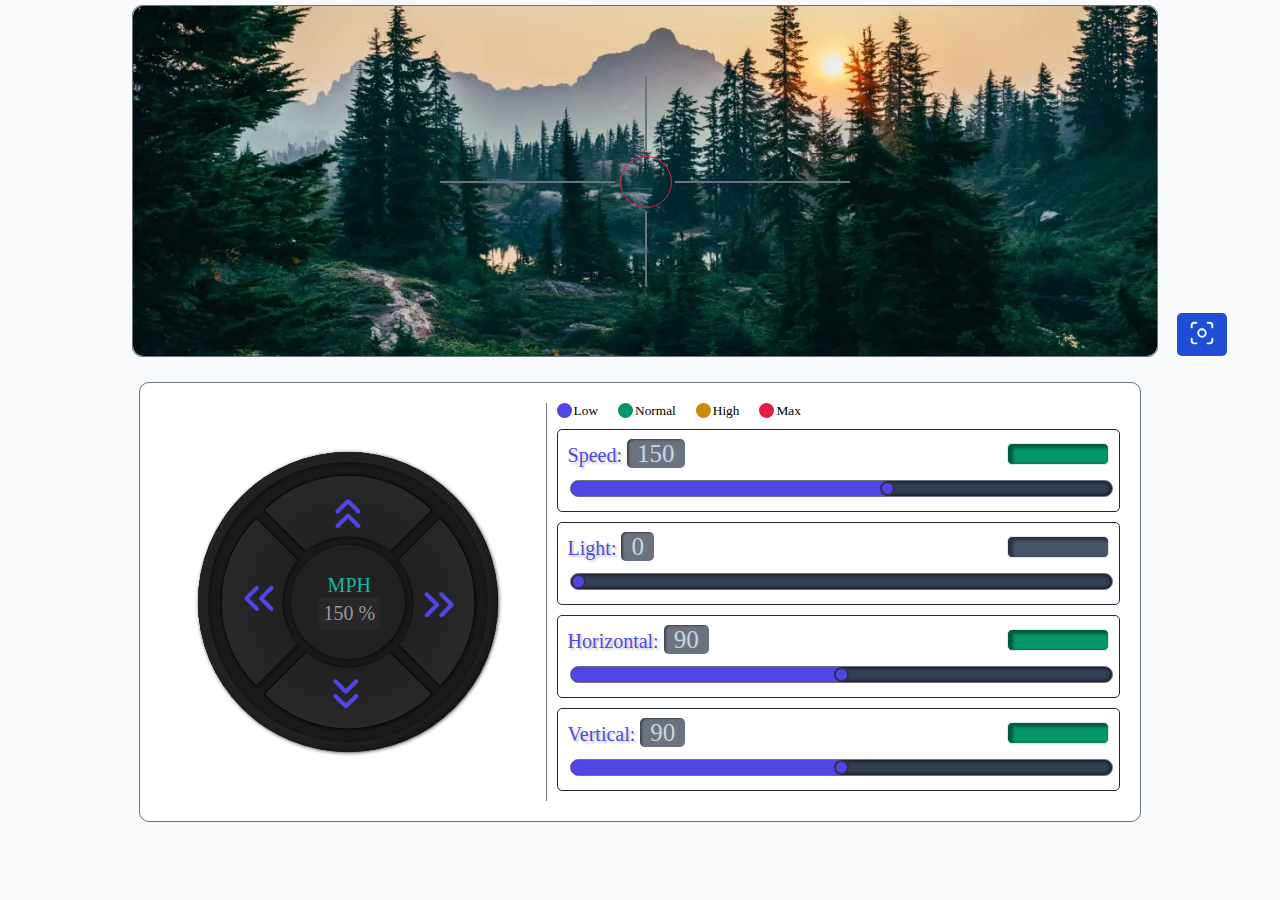
<file: index.html>
<!DOCTYPE html>
<html lang="en">
  <head>
    <meta charset="UTF-8" />
    <meta name="viewport" content="width=device-width, initial-scale=1.0" />
    <title>Controller Ui</title>
    <link rel="stylesheet" href="css/remote.css" />
    <link rel="stylesheet" href="css/slider.css" />
    <style>
      body {
        margin: 0;
        padding: 0;
        box-sizing: border-box;
        height: 100vh;
        overflow-x: hidden;
        /* overflow: hidden; */
      }
      .bg-slate-50 {
        background: #f8fafc;
      }
      .bg-slate-100 {
        background-color: #f1f5f9;
      }
      .border-slate-800 {
        border-color: #1e293b !important;
      }
      .container {
        display: flex;
        justify-content: center;
        align-items: center;
      }
      .camera-container {
        padding: 5px;
        width: 100%;
        text-align: center;
      }
      .full-screen {
        margin: 20px;
        width: 100% !important;
        height: 93vh !important;
      }
      .camera-view {
        width: 80%;
        /* max-width: 50%; */
        height: 350px;
        border: 1.5px solid #6b7280;
        border-radius: 10px;
        position: relative;
        /* overflow: hidden; */
      }
      .bg-camera-image {
        position: absolute;
        top: 0;
        left: 0;
        width: 100%;
        height: 100%;
        border-radius: 10px;
        object-fit: cover;
      }
      .camera-button {
        position: absolute;
        bottom: 0px;
        right: -70px;
        background-color: #1d4ed8;
        color: white;
        width: 50px;
        height: auto;
        padding: 5px 10px;
        border: none;
        border-radius: 5px;
        cursor: pointer;
        transition: 0.3s;
      }
      .full-screen .camera-button {
        bottom: 50px;
        right: 70px;
      }
      .camera-button:hover {
        background-color: #1e40af;
      }
      .camera-button-icon {
        width: 30px;
        height: 30px;
      }
      .scope-image {
        position: absolute;
        top: 7.5%;
        left: 36.5%;
      }
      .controller-container {
        display: flex;
        justify-content: center;
        align-items: center;
        margin-top: 20px;
      }
      .controller-content {
        width: 75%;
        height: auto;
        background-color: white;
        padding: 20px;
        border-radius: 10px;
        border: 1px solid #6b7280;
        display: flex;
        gap: 10px;
        justify-content: space-between;
        margin-bottom: 50px;
      }
      .controller-circle {
        width: 40%;
        height: auto;
        display: flex;
        justify-content: center;
        align-items: center;
        /* background-color: red; */
      }
      .controller-range {
        width: 60%;
        border-left: 1px solid #6b7280;
        padding-left: 10px;
        /* background-color: blue; */
      }

      @media only screen and (max-width: 600px) {
        body {
          width: 100%;
          background-color: #1f2937 !important;
          overflow: scroll;
        }
        .camera-container {
          display: block;
          width: auto;
        }
        .camera-view {
          width: 100%;
        }
        .full-screen {
          margin: 0px 0px 35px 0px !important;
        }
        .camera-button {
          right: 10px;
          bottom: 10px;
        }
        .full-screen .camera-button {
          bottom: 20px;
          right: 20px;
        }
        .scope-image {
          top: 10px;
          left: 100px;
        }
        .controller-container {
          width: 100%;
          display: block;
        }
        .controller-content {
          width: auto;
          flex-direction: column;
          padding: 10px 0;
        }
        .controller-circle {
          width: 100%;
        }
        .controller-range {
          width: auto;
          padding: 10px;
        }
      }

      .vertical-line,
      .horizontal-line {
        position: absolute;
        background-color: #6b7280;
      }

      .vertical-line {
        width: 2px;
      }

      .vertical-line-top {
        height: calc(50% - 30px - 20%);
        top: 20%;
        left: 50%;
      }

      .vertical-line-bottom {
        height: calc(50% - 30px - 20%);
        /* 50% - 25px - 20% */
        bottom: 20%;
        left: 50%;
      }

      .horizontal-line {
        height: 2px;
      }
      .horizontal-line-left {
        width: calc(50% - 30px - 30%);
        top: 50%;
        left: 30%;
      }
      .horizontal-line-right {
        right: 0;
        width: calc(50% - 30px - 30%);
        top: 50%;
        right: 30%;
      }
      .hole {
        position: absolute;
        width: 50px;
        height: 50px;
        border: 1px solid #e11d48;
        /* #be123c */
        border-radius: 50%;
        background-color: transparent;
        top: calc(50% - 25px);
        left: calc(50% - 25px);
      }
      .z-50 {
        z-index: 50;
      }
      .indicator-name-container {
        margin-bottom: 10px;
        display: flex;
      }
      .indicator-group {
        display: flex;
        gap: 2px;
        margin-right: 20px;
      }
      .indicator-circle {
        width: 15px;
        height: 15px;
        border-radius: 50%;
      }
      .indicator-group:first-child .indicator-circle {
        background-color: #4f46e5;
      }
      .indicator-group:nth-child(2) .indicator-circle {
        background-color: #059669;
      }
      .indicator-group:nth-child(3) .indicator-circle {
        background-color: #ca8a04;
      }
      .indicator-group:last-child .indicator-circle {
        background-color: #e11d48;
      }
    </style>
  </head>
  <body class="bg-slate-50">
    <div class="camera-container container">
      <div class="camera-view" id="camera-view">
        <div class="vertical-line vertical-line-top z-50"></div>
        <div class="vertical-line vertical-line-bottom z-50"></div>
        <div class="horizontal-line horizontal-line-left z-50"></div>
        <div class="horizontal-line horizontal-line-right z-50"></div>
        <div class="hole z-50"></div>

        <!-- <img id="cameraImage" src="" alt="camera image"> -->
        <img src="img/forest_wall.png" alt="" class="bg-camera-image" />
        <!-- <img src="scope.svg" alt="scope image" class="scope-image" /> -->
        <button class="camera-button" id="camera-button">
          <svg
            xmlns="http://www.w3.org/2000/svg"
            fill="none"
            viewBox="0 0 24 24"
            stroke-width="1.5"
            stroke="currentColor"
            class="camera-button-icon"
          >
            <path
              stroke-linecap="round"
              stroke-linejoin="round"
              d="M7.5 3.75H6A2.25 2.25 0 0 0 3.75 6v1.5M16.5 3.75H18A2.25 2.25 0 0 1 20.25 6v1.5m0 9V18A2.25 2.25 0 0 1 18 20.25h-1.5m-9 0H6A2.25 2.25 0 0 1 3.75 18v-1.5M15 12a3 3 0 1 1-6 0 3 3 0 0 1 6 0Z"
            />
          </svg>
        </button>
      </div>
    </div>
    <div class="controller-container">
      <div class="controller-content">
        <div class="controller-circle">
          <div class="remote-container">
            <div
              class="button top"
              href="#"
              ontouchstart='sendButtonInput("MoveCar","1")'
              ontouchend='sendButtonInput("MoveCar","0")'
            ></div>
            <div
              class="button right"
              href="#"
              ontouchstart='sendButtonInput("MoveCar","4")'
              ontouchend='sendButtonInput("MoveCar","0")'
            ></div>
            <div
              class="button left"
              href="#"
              ontouchstart='sendButtonInput("MoveCar","3")'
              ontouchend='sendButtonInput("MoveCar","0")'
            ></div>
            <div
              class="button bottom"
              href="#"
              ontouchstart='sendButtonInput("MoveCar","2")'
              ontouchend='sendButtonInput("MoveCar","0")'
            ></div>
            <div class="center-button" href="#"></div>
            <p id="center">
              <span class="mileage-label"> MPH </span>
              <span class="mileage"> <span id="mileage">550</span> % </span>
            </p>
            <p id="top">
              <svg
                class="icon"
                viewBox="0 0 24 24"
                xmlns="http://www.w3.org/2000/svg"
              >
                <path
                  class="icon-color"
                  d="M17.7 17.29l-5-5c-.4-.4-1.03-.4-1.42 0l-5 5c-.4.39-.4 1.02 0 1.41 .39.39 1.02.39 1.41 0l5-5h-1.42l5 5c.39.39 1.02.39 1.41 0 .39-.4.39-1.03 0-1.42Zm0-7l-5-5c-.4-.4-1.03-.4-1.42 0l-5 5c-.4.39-.4 1.02 0 1.41 .39.39 1.02.39 1.41 0l5-5h-1.42l5 5c.39.39 1.02.39 1.41 0 .39-.4.39-1.03 0-1.42Z"
                />
              </svg>
            </p>
            <p id="left">
              <svg
                class="icon"
                viewBox="0 0 24 24"
                xmlns="http://www.w3.org/2000/svg"
              >
                <path
                  class="icon-color"
                  d="M18.7 16.29l-5-5v1.41l5-5c.39-.4.39-1.03 0-1.42 -.4-.4-1.03-.4-1.42 0l-5 5c-.4.39-.4 1.02 0 1.41l5 5c.39.39 1.02.39 1.41 0 .39-.4.39-1.03 0-1.42Zm-7 0l-5-5v1.41l5-5c.39-.4.39-1.03 0-1.42 -.4-.4-1.03-.4-1.42 0l-5 5c-.4.39-.4 1.02 0 1.41l5 5c.39.39 1.02.39 1.41 0 .39-.4.39-1.03 0-1.42Z"
                />
              </svg>
            </p>
            <p id="bottom">
              <svg
                class="icon"
                viewBox="0 0 24 24"
                xmlns="http://www.w3.org/2000/svg"
              >
                <path
                  class="icon-color"
                  d="M6.29 13.7l5 5c.39.39 1.02.39 1.41 0l5-5c.39-.4.39-1.03 0-1.42 -.4-.4-1.03-.4-1.42 0l-5 5h1.41l-5-5c-.4-.4-1.03-.4-1.42 0 -.4.39-.4 1.02 0 1.41Zm0-7l5 5c.39.39 1.02.39 1.41 0l5-5c.39-.4.39-1.03 0-1.42 -.4-.4-1.03-.4-1.42 0l-5 5h1.41l-5-5c-.4-.4-1.03-.4-1.42 0 -.4.39-.4 1.02 0 1.41Z"
                />
              </svg>
            </p>
            <p id="right">
              <svg
                class="icon"
                viewBox="0 0 24 24"
                xmlns="http://www.w3.org/2000/svg"
              >
                <path
                  class="icon-color"
                  d="M6.7 17.7l5-5c.39-.4.39-1.03 0-1.42l-5-5c-.4-.4-1.03-.4-1.42 0 -.4.39-.4 1.02 0 1.41l5 5v-1.42l-5 5c-.4.39-.4 1.02 0 1.41 .39.39 1.02.39 1.41 0Zm7 0l5-5c.39-.4.39-1.03 0-1.42l-5-5c-.4-.4-1.03-.4-1.42 0 -.4.39-.4 1.02 0 1.41l5 5v-1.42l-5 5c-.4.39-.4 1.02 0 1.41 .39.39 1.02.39 1.41 0Z"
                />
              </svg>
            </p>
          </div>
        </div>
        <div class="controller-range">
          <div class="indicator-name-container">
            <div class="indicator-group">
              <div class="indicator-circle"></div>
              <small>Low</small>
            </div>
            <div class="indicator-group">
              <div class="indicator-circle"></div>
              <small>Normal</small>
            </div>
            <div class="indicator-group">
              <div class="indicator-circle"></div>
              <small>High</small>
            </div>
            <div class="indicator-group">
              <div class="indicator-circle"></div>
              <small>Max</small>
            </div>
          </div>
          <div class="slider-container">
            <div class="slider">
              <div class="top-container">
                <span class="slider_label">
                  Speed:
                  <span id="range_value_speed" class="range_value">0</span>
                </span>
                <div class="indicator-container">
                  <div id="indicator_speed" class="indicator"></div>
                </div>
              </div>
              <input
                type="range"
                name=""
                id="speed"
                class="range"
                min="0"
                max="255"
                value="150"
                oninput='sendButtonInput("Speed",value)'
              />
            </div>
          </div>
          <div class="slider-container">
            <div class="slider">
              <div class="top-container">
                <span class="slider_label">
                  Light:
                  <span id="range_value_light" class="range_value">0</span>
                </span>
                <div class="indicator-container">
                  <div id="indicator_light" class="indicator"></div>
                </div>
              </div>
              <input
                type="range"
                name=""
                id="light"
                class="range"
                min="0"
                max="255"
                value="0"
                oninput='sendButtonInput("Light",value)'
              />
            </div>
          </div>
          <div class="slider-container">
            <div class="slider">
              <div class="top-container">
                <span class="slider_label">
                  Horizontal:
                  <span id="range_value_horizontal" class="range_value">0</span>
                </span>
                <div class="indicator-container">
                  <div id="indicator_horizontal" class="indicator"></div>
                </div>
              </div>
              <input
                type="range"
                name=""
                id="horizontal"
                class="range"
                min="0"
                max="180"
                value="90"
                oninput='sendButtonInput("Pan",value)'
              />
            </div>
          </div>
          <div class="slider-container">
            <div class="slider">
              <div class="top-container">
                <span class="slider_label">
                  Vertical:
                  <span id="range_value_vertical" class="range_value">0</span>
                </span>
                <div class="indicator-container">
                  <div id="indicator_vertical" class="indicator"></div>
                </div>
              </div>
              <input
                type="range"
                name=""
                id="vertical"
                class="range"
                min="0"
                max="180"
                value="90"
                oninput='sendButtonInput("Tilt",value)'
              />
            </div>
          </div>
        </div>
      </div>
    </div>
    <script src="js/app.js"></script>
    <!-- <script src="js/control.js"></script> -->
  </body>
</html>
</file>
<file: css/remote.css>
/* Main Button Class */
.button {
  display: block;
  width: 46%;
  height: 46%;
  margin: 2%;
  position: relative;
  float: left;
  cursor: pointer;
  box-shadow: 1px 0px 3px 1px rgba(0, 0, 0, 0.4), inset 0 0 0 1px #000;
}
.button::after {
  content: "";
  display: block;
  width: 50%;
  height: 50%;
  background: #191919;
  position: absolute;
  border-radius: inherit;
}

.icon {
  cursor: pointer;
  width: 50px;
  height: 50px;
}

.icon-color {
  fill: #4f46e5;
}

#center,
#top,
#bottom,
#left,
#right {
  position: absolute;
  transform: translateY(-50%);
  transform: translateX(-50%);
  transform: rotate(-45deg);
  color: #999;
  z-index: 99999;
  font-size: 2.5rem;
}

.center-button {
  display: block;
  height: 38%;
  width: 38%;
  position: absolute;
  top: 31%;
  left: 31%;
  background: #212121;
  border-radius: 50%;
  box-shadow: 1px 0 4px rgba(0, 0, 0, 0.8);
}

#center {
  top: 27%;
  left: 40%;
  display: flex;
  flex-direction: column;
  text-align: center;
}
#center .mileage-label {
  font-size: 20px;
  color: #14b8a6;
}
#center .mileage {
  border-radius: 5px;
  padding: 5px;
  font-size: 20px;
  text-align: center;
  background-color: #2a272a;
}

.remote-container {
  width: 300px;
  height: 300px;
  background: #191919;
  border-radius: 50%;
  padding: 20px;
  transform: rotate(45deg);
  box-shadow: inset -10px 0 12px -6px #111111, inset 12px 0 5px -6px #222222,
    inset 0 0 0 10px #222222, inset 2px 0 4px 10px rgba(0, 0, 0, 0.4),
    1px 0 4px rgba(0, 0, 0, 0.8);
  box-sizing: border-box;
  margin: 5px auto;
}

/* Top - Button */

.button.top {
  border-radius: 100% 0 0 0;
  background: -webkit-radial-gradient(
    bottom right,
    ellipse cover,
    #212121 35%,
    #292929 75%
  );
  transition: transform 0.3s ease;
}
.button.top::after {
  bottom: 0;
  right: 0;
  box-shadow: inset 2px 1px 2px 0 rgba(0, 0, 0, 0.4), 10px 10px 0 10px #191919;
  -webkit-transform: skew(-3deg, -3deg) scale(0.96);
  -moz-transform: skew(-3deg, -3deg) scale(0.96);
  transform: skew(-3deg, -3deg) scale(0.96);
}

#top {
  top: 7%;
  left: 22%;
}

.button.top:active {
  background: -webkit-radial-gradient(
    bottom right,
    ellipse cover,
    #4f46e5 35%,
    #292929 75%
  );
  background: radial-gradient(
    ellipse cover at bottom right,
    #4f46e5 35%,
    #292929 75%
  );
  transform: scale(0.95);
}

/* Bottom - Button */

.button.bottom {
  border-radius: 0 0 100% 0;
  background: -webkit-radial-gradient(
    top left,
    ellipse cover,
    #212121 35%,
    #292929 75%
  );
  transition: transform 0.3s ease;
}

.button.bottom::after {
  top: 0;
  left: 0;
  box-shadow: inset -2px -3px 2px -2px rgba(0, 0, 0, 0.4),
    -10px -10px 0 10px #191919;
  -webkit-transform: skew(-3deg, -3deg) scale(0.96);
  -moz-transform: skew(-3deg, -3deg) scale(0.96);
  transform: skew(-3deg, -3deg) scale(0.96);
}

#bottom {
  top: 50%;
  left: 64%;
}

.button.bottom:active {
  background: -webkit-radial-gradient(
    top left,
    ellipse cover,
    #4f46e5 35%,
    #292929 75%
  );
  background: radial-gradient(
    ellipse cover at top left,
    #4f46e5 35%,
    #292929 75%
  );
  transform: scale(0.95);
}

/* Left-button */

.button.left {
  border-radius: 0 0 0 100%;
  background: -webkit-radial-gradient(
    top right,
    ellipse cover,
    #212121 35%,
    #292929 75%
  );
  transition: transform 0.3s ease;
}

.button.left::after {
  top: 0;
  right: 0;
  box-shadow: inset 2px -1px 2px 0 rgba(0, 0, 0, 0.4), 10px -10px 0 10px #191919;
  -webkit-transform: skew(3deg, 3deg) scale(0.96);
  -moz-transform: skew(3deg, 3deg) scale(0.96);
  transform: skew(3deg, 3deg) scale(0.96);
}

#left {
  top: 48%;
  left: 21%;
}

.button.left:active {
  background: -webkit-radial-gradient(
    top right,
    ellipse cover,
    #4f46e5 35%,
    #292929 75%
  );
  background: radial-gradient(
    ellipse cover at top right,
    #4f46e5 35%,
    #292929 75%
  );
  transform: scale(0.95);
}

/* Right-button */

.button.right {
  border-radius: 0 100% 0 0;
  background: -webkit-radial-gradient(
    bottom left,
    ellipse cover,
    #212121 35%,
    #292929 75%
  );
  transition: transform 0.3s ease;
}

.button.right::after {
  bottom: 0;
  left: 0;
  box-shadow: inset -2px 3px 2px -2px rgba(0, 0, 0, 0.4),
    -10px 10px 0 10px #191919;
  -webkit-transform: skew(3deg, 3deg) scale(0.96);
  -moz-transform: skew(3deg, 3deg) scale(0.96);
  transform: skew(3deg, 3deg) scale(0.96);
}

#right {
  top: 7%;
  left: 65%;
}

.button.right:active {
  background: -webkit-radial-gradient(
    bottom left,
    ellipse cover,
    #4f46e5 35%,
    #292929 75%
  );
  background: radial-gradient(
    ellipse cover at bottom left,
    #4f46e5 35%,
    #292929 75%
  );
  transform: scale(0.95);
}
</file>
<file: css/slider.css>
.slider-container {
  border: 1px solid #1e293b;
  border-radius: 5px;
  width: auto;
  height: auto;
  padding: 10px;
  background-color: white;
  margin-bottom: 10px;

  /* background: -webkit-radial-gradient(
    top left,
    ellipse cover,
    #212121 35%,
    #292929 75%
  ); */
  /* box-shadow: 0px 5px 20px rgb(117, 116, 116); */
}

.slider {
  position: relative;
  /* display: flex; */
}
.top-container {
  margin-bottom: 10px;
  display: flex;
  justify-content: space-between;
  align-items: center;
}
.slider_label {
  position: relative;
  display: block;
  font-size: 20px;
  /* color: #cbd5e1; */
  color: #4f46e5;
  text-shadow: 2px 2px 2px rgba(127, 126, 126, 0.42);
}
.range_value {
  font-size: 25px;
  color: #cbd5e1;
  font-weight: 400;
  background-color: #6b7280;
  padding: 1px 10px;
  border-radius: 5px;
  box-shadow: inset 2px 1px 2px 0 rgba(0, 0, 0, 0.4);
}
.range {
  width: 100%;
  height: 15px;
  -webkit-appearance: none;
  background-color: #334155;
  outline: none;
  border: 1px solid #6b7280;
  border-radius: 15px;
  overflow: hidden;
  box-shadow: inset 0 0 5px rgba(0, 0, 0, 1);
}
.range::-webkit-slider-thumb {
  -webkit-appearance: none;
  width: 15px;
  height: 15px;
  border-radius: 50%;
  background-color: #4f46e5;
  cursor: pointer;
  border: 2px solid #332c49;
  box-shadow: -407px 0 0 400px #4f46e5;
  position: relative;
}

.indicator {
  width: 100px;
  height: 20px;
  border-radius: 5px;
  border: 1px solid #e2e8f0;
  background-color: #475569;
  box-shadow: inset 3px 2px 3px 2px rgba(0, 0, 0, 0.4);
}
</file>
